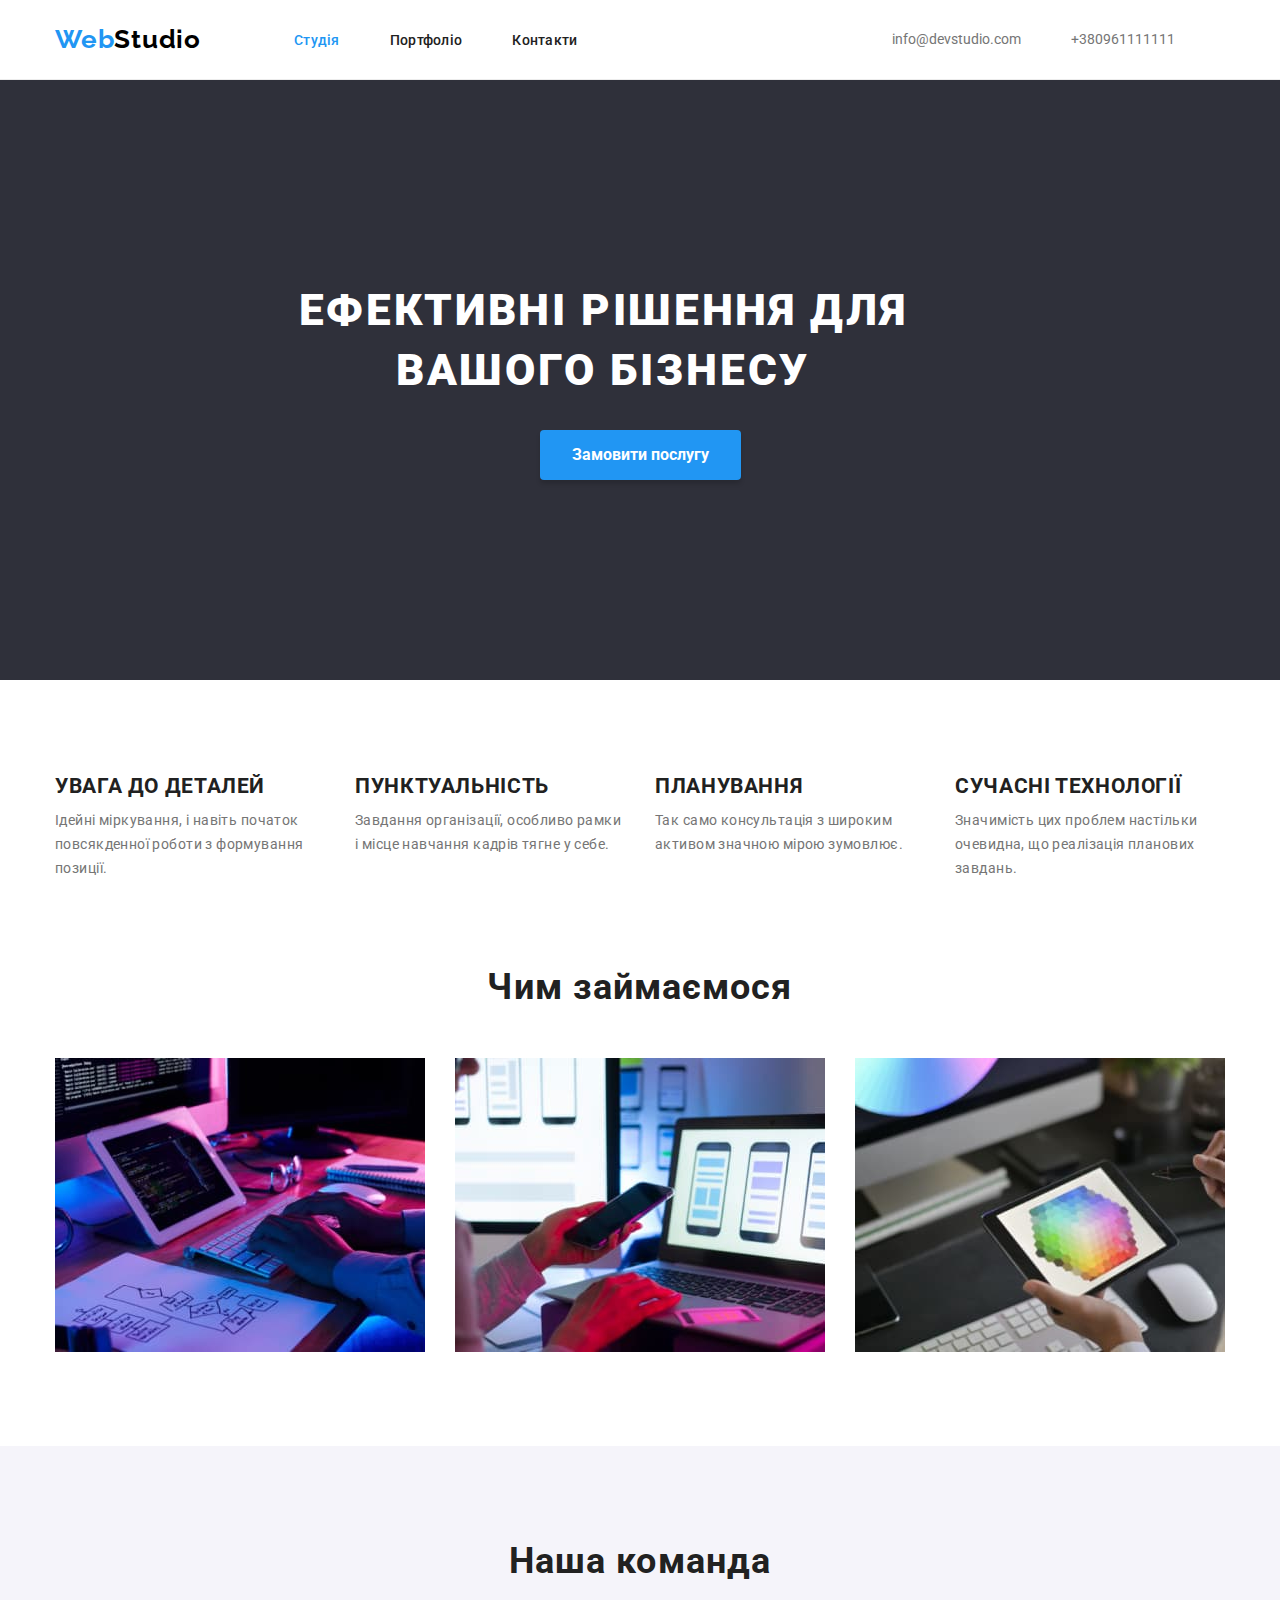
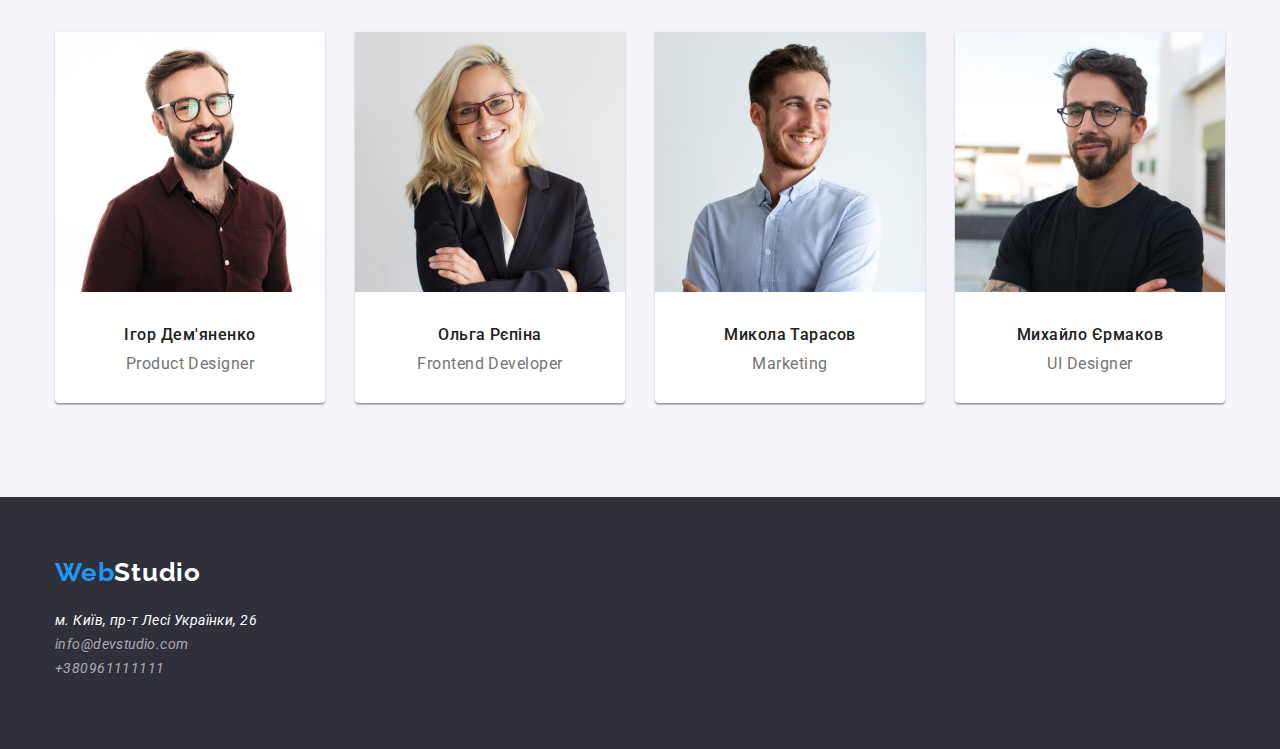
<file: index.html>
<!DOCTYPE html>
<html lang="uk">
  <head>
    <meta charset="UTF-8" />
    <meta http-equiv="X-UA-Compatible" content="IE=edge" />
    <meta name="viewport" content="width=device-width, initial-scale=1.0" />
    <title>Document</title>
    <link rel="preconnect" href="https://fonts.googleapis.com" />
    <link rel="preconnect" href="https://fonts.gstatic.com" crossorigin />
    <link
      href="https://fonts.googleapis.com/css2?family=Raleway:wght@700&family=Roboto:wght@400;500;700;900&display=swap"
      rel="stylesheet"
    />
    <link
      rel="stylesheet"
      href="https://cdnjs.cloudflare.com/ajax/libs/modern-normalize/1.1.0/modern-normalize.min.css"
    />

    <link rel="stylesheet" href="css/styles.css" />
  </head>
  <body class="body">
    <header class="line-header">
      <div class="container">
        <nav class="header-nav">
        
          <!-- logo-heder -->
        
          <a href=" https://bodia0210.github.io/goit-markup-hw-01/ " class="logo-heder">Web<span>Studio</span>
          </a>
        
          <ul class="site-nav">
            <li class="item"><a href="#" class="item-one">Студія</a></li>
            <li class="item"><a href="./portfolio.html" class="item">Портфоліо</a></li>
            <li class="item"><a href="#" class="item">Контакти</a></li>
        
          </ul>
        
          <ul class="contact-nav">
            <li class="item"><a href="mailto:info@devstudio.com " class="contacts">info@devstudio.com</a></li>
            <li class="item"><a href="tel:+380961111111" class="contacts">+380961111111</a></li>
          </ul>
        </nav>
      </div>
    </header>
    <main>
      <!--hero-->

      <section class="hero">
        <div class="container">
          <h1 class="hero-title">Ефективні рішення для вашого бізнесу</h1>
          <button type="button" class="hero-button">Замовити послугу</button>
        </div>
      </section>

      <!--features-->

      <section class="fetures">
        <div class="container">
          <ul class="fetures-menu">
            <li class="fetures-list">
              <h2 class="fetures-title">УВАГА ДО ДЕТАЛЕЙ</h2>
              <p class="fetures-text">
                Ідейні міркування, і навіть початок повсякденної роботи з
                формування позиції.
              </p>
            </li>
            <li class="fetures-list">
              <h2 class="fetures-title">ПУНКТУАЛЬНІСТЬ</h2>
              <p class="fetures-text">
                Завдання організації, особливо рамки і місце навчання кадрів
                тягне у себе.
              </p>
            </li>
            <li class="fetures-list">
              <h2 class="fetures-title">ПЛАНУВАННЯ</h2>
              <p class="fetures-text">
                Так само консультація з широким активом значною мірою зумовлює.
              </p>
            </li>
            <li class="fetures-list">
              <h2 class="fetures-title">СУЧАСНІ ТЕХНОЛОГІЇ</h2>
              <p class="fetures-text">
                Значимість цих проблем настільки очевидна, що реалізація
                планових завдань.
              </p>
            </li>
          </ul>
        </div>
      </section>

      <!--activity-->

      <section class="activity">
        <div class="container">
          <h2 class="activity-title">Чим займаємося</h2>
          <ul class="icones-title">
            <li class="activity-icons">
              <img src="images/box1.jpg" alt="printedcod" width="370" />
            </li>
            <li class="activity-icons">
              <img src="images/box2.jpg" alt="audit37" width="370" />
            </li>
            <li class="activity-icons">
              <img src="images/box3.jpg" alt="graphics design" width="370" />
            </li>
          </ul>
        </div>
      </section>

      <!--our team-->

      <section class="our-team">
        <div class="container">
          <h2 class="team">Наша команда</h2>
          <ul class="tem-menu">
            <li class="team-list">
              <img src="images/img11.jpg" alt="igor demianenko" width="270" />
              <h3 class="name">Ігор Дем'яненко</h3>
              <p class="position">Product Designer</p>
            </li>

            <li class="team-list">
              <img src="images/img12.jpg" alt="olga repina" width="270" />
              <h3 class="name">Ольга Рєпіна</h3>
              <p class="position">Frontend Developer</p>
            </li>

            <li class="team-list">
              <img src="images/img21.jpg" alt="mikola tarasov" width="270" />
              <h3 class="name">Микола Тарасов</h3>
              <p class="position">Marketing</p>
            </li>

            <li class="team-list">
              <img src="images/img31.jpg" alt="mihail_ermackov" width="270" />
              <h3 class="name">Михайло Єрмаков</h3>
              <p class="position">UI Designer</p>
            </li>
          </ul>
        </div>
      </section>
    </main>

    <footer class="line-footer">
      <div class="container">
        <a
          href=" https://bodia0210.github.io/goit-markup-hw-01"
          class="logo-footer"
          >Web<span>Studio</span></a
        >

        <address class="footer-adsress">
          <ul class="footer-nav">
            <li><p class="address">м. Київ, пр-т Лесі Українки, 26</p></li>
            <li>
              <a href="info@devstudio.com" class="footer-contacts">
                info@devstudio.com</a
              >
            </li>
            <li>
              <a href="tel:+380961111111" class="footer-contacts"
                >+380961111111</a
              >
            </li>
          </ul>
        </address>
      </div>
    </footer>
  </body>
</html>
</file>
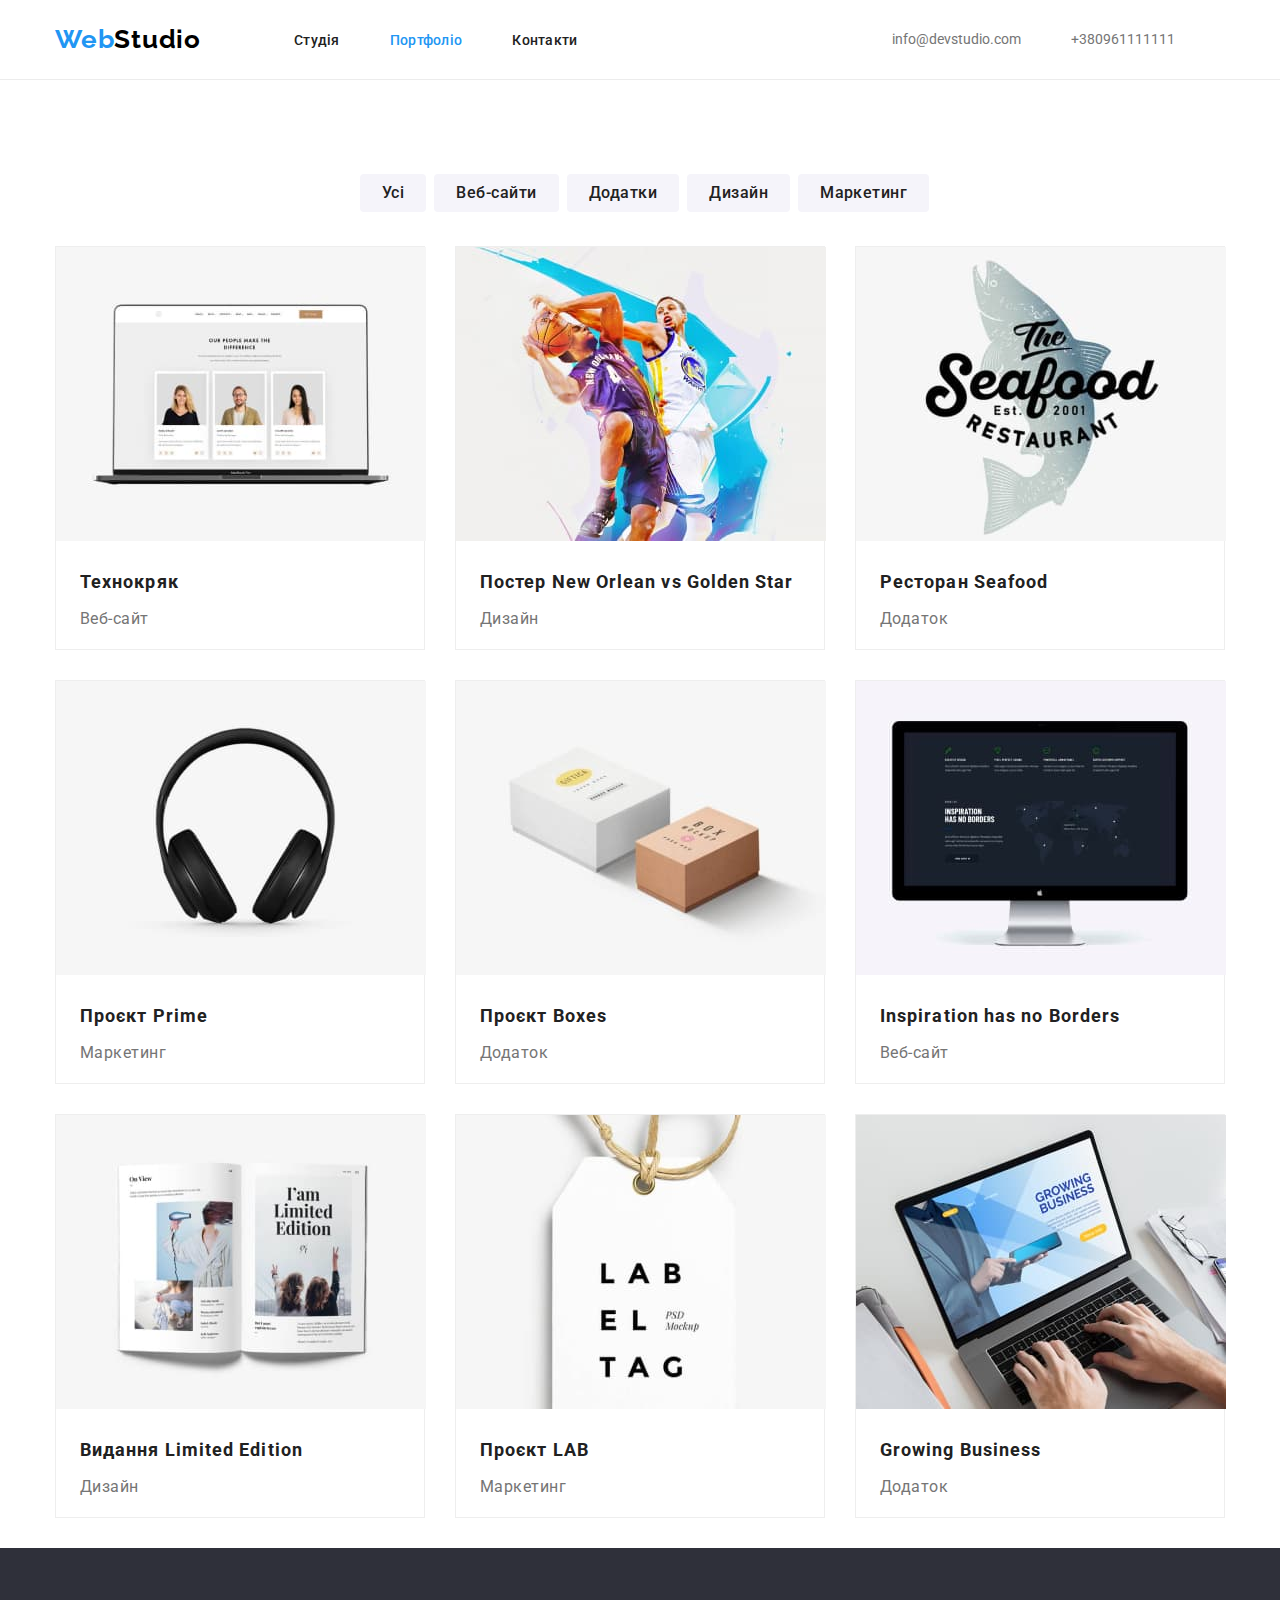
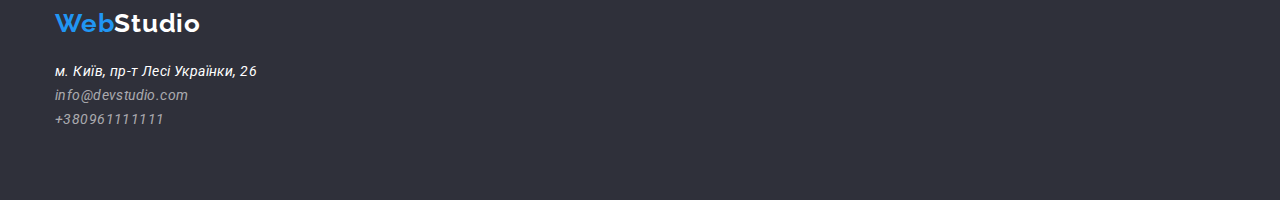
<file: portfolio.html>
<!DOCTYPE html>
<html lang="uk">
  <head>
    <meta charset="UTF-8" />
    <meta http-equiv="X-UA-Compatible" content="IE=edge" />
    <meta name="viewport" content="width=device-width, initial-scale=1.0" />
    <title>Document</title>
    <link rel="preconnect" href="https://fonts.googleapis.com" />
    <link rel="preconnect" href="https://fonts.gstatic.com" crossorigin />
    <link
      href="https://fonts.googleapis.com/css2?family=Raleway:wght@700&family=Roboto:wght@400;500;700;900&display=swap"
      rel="stylesheet"
    />
    <link rel="stylesheet" href="https://cdnjs.cloudflare.com/ajax/libs/modern-normalize/1.1.0/modern-normalize.min.css">
    <link rel="stylesheet" href="css/styles.css" />
  </head>
  <body class="body">
    <header class="line-header" >
    <div class="container">

      <!--navimenu-->

      <nav class="header-nav">

        <!-- logo-heder -->

        <a href="bodia0210.github.io/goit-markup-hw-03/" class="logo-heder">Web<span>Studio</span>
        </a>

        <ul class="site-nav">
          <li class="item"><a href="./index.html" class="item">Студія</a></li>
          <li class="item"><a href="./portfolio.html" class="item-one">Портфоліо</a></li>
          <li class="item"><a href="#" class="item">Контакти</a></li>
      
        </ul>
      
        <ul class="contact-nav">
          <li class="item"><a href="mailto:info@devstudio.com " class="contacts">info@devstudio.com</a></li>
          <li class="item"><a href="tel:+380961111111" class="contacts">+380961111111</a></li>
        </ul>
      </nav>
  </div>
    </header>
    <main>
      <!--hero-->

      <section class="filtr">
        <div class="container">
        <!--Button-->

        <h1 hidden>WebStudio</h1>

        <ul class="menu-button">
          <li><button type="button" class="filr-button">Усі</button></li>
          <li><button type="button" class="filr-button">Веб-сайти</button></li>
          <li><button type="button" class="filr-button">Додатки</button></li>
          <li><button type="button" class="filr-button">Дизайн</button></li>
          <li><button type="button" class="filr-button">Маркетинг</button></li>
        </ul>
      <!--Foto-->

      <ul class="filtr-icone">
        <li class="item-filtr">
          <a href="">
            <img src="images/portf1.jpg" alt="tehnokriak website" width="370" />
            <h2 class="projeck-name">Технокряк</h2>
            <p class="project-type">Веб-сайт</p>
          </a>
        </li>

<li class="item-filtr">
  <a href="">
    <img src="images/portf2.jpg" alt="tehnokriak website" width="370" />
    <h2 class="projeck-name">Постер New Orlean vs Golden Star</h2>
    <p class="project-type">Дизайн</p>
  </a>
</li>

        <li class="item-filtr">
          <a href="">
            <img src="images/portf3.jpg" alt="Restoran Seafood" width="370" />
            <h2 class="projeck-name">Ресторан Seafood</h2>
            <p class="project-type">Додаток</p>
          </a>
        </li>

        <li class="item-filtr">
          <a href="">
            <img src="images/portf4.jpg" alt="Projekt Prime" width="370" />
            <h2 class="projeck-name">Проєкт Prime</h2>
            <p class="project-type">Маркетинг</p>
          </a>
        </li>

        <li class="item-filtr">
          <a href="">
            <img src="images/portf5.jpg" alt="Projekt Boxes" width="370" />
            <h2 class="projeck-name">Проєкт Boxes</h2>
            <p class="project-type">Додаток</p>
          </a>
        </li>

        <li class="item-filtr">
          <a href="">
            <img
              src="images/portf6.jpg"
              alt="web site Inspiration has no Borders"
              width="370"
            />
            <h2 class="projeck-name">Inspiration has no Borders</h2>
            <p class="project-type">Веб-сайт</p>
          </a>
        </li>

<li class="item-filtr">
  <a href="">
    <img src="images/portf7.jpg" alt="tehnokriak website" width="370" />
    <h2 class="projeck-name">Видання Limited Edition</h2>
    <p class="project-type">Дизайн</p>
  </a>
</li>

        <li class="item-filtr">
          <a href="">
            <img src="images/portf8.jpg" alt="Projekt LAB" width="370" />
            <h2 class="projeck-name">Проєкт LAB</h2>
            <p class="project-type">Маркетинг</p>
          </a>
        </li>

        <li class="item-filtr">
          <a href="">
            <img src="images/portf9.jpg" alt="Growing Business" width="370" />
            <h2 class="projeck-name">Growing Business</h2>
            <p class="project-type">Додаток</p>
          </a>
        </li>
      </ul>
      </div>
    </main>

    <footer class="line-footer">
      <div class="container">
      <a
        href="bodia0210.github.io/goit-markup-hw-03/"
        class="logo-footer"
        >Web<span>Studio</span>
      </a>
      <address class="footer-adsress">
        <ul class="footer-nav">
        <li><p class="address">м. Київ, пр-т Лесі Українки, 26</p></li>
        <li><a href="info@devstudio.com" class="footer-contacts">
          info@devstudio.com</a> 
        </li>
        <li><a href="tel:+380961111111" class="footer-contacts">+380961111111</a>
        </li>
        </ul>
      </address>
    </div>
  </footer>
  </body>
</html>
</file>
<file: css/styles.css>
/* general styles */
:root {
  --main-color: #212121;
  --second-color: #757575;
  --background-color: #ffffff;
}

html {
  box-sizing: border-box;
}

*,
*::before,
*::after {
  box-sizing: inherit;
}

.body {
  font-family: "Roboto", sans-serif;
  font-size: 14px;
  background-color: var(--background-color);
}

a {
  text-decoration: none;
  }

a:hover,
a:focus {
  color: #2196f3;
}

ul {
  list-style: none;
}

h1,
h2,
h3,
h4,
h5,
h6,
p,
ul {
  margin-top: 0;
  margin-bottom: 0;
}
ul { padding-left: 0;}

.container {
  width: 1200px;
  padding-left: 15px;
  padding-right: 15px;
  margin-left: auto;
  margin-right: auto;

}

button {
  border: transparent;
}

.line-header {
  height: 80px;
      display: flex;
      align-items: center;
      justify-content: center;
    
    background-color: var(--background-color);
  border-bottom: 1px solid #ececec;
}

/* logo-heder */

.logo-heder {
  font-family: "Raleway";
  font-weight: 700;
  font-size: 26px;
  line-height: calc(31 / 26);
  letter-spacing: 0.03em;
  color: #2196f3;
}

.logo-heder > span {
  color: #000000;
}

/* navimenu */

.header-nav {
  display: flex;
  align-items: center;
}

.site-nav .item {
  color: #212121;
}
.item-one {color: #2196f3;}
.site-nav .item:hover,
.site-nav .item:focus{
color: #2196f3;
}

.site-nav {
  margin-left: 93px;
  display: flex;
  font-weight: 500;
  line-height: calc(16 / 14);
  letter-spacing: 0.02em;
}



.site-nav .item + .item {
  margin-left: 50px;
}

.site-nav .link {
  color: #2196f3;
}

.contact-nav {
  display: flex;
  margin-left: auto;
}

.contacts {
  color: var(--second-color);
  margin-right: 50px;
}
.contacts :last-child{ margin-right: 0;}
.contacts + .contacts {
  margin-left: 50px;
}

/* hero */

.hero {
  text-align: center;
  border: 1px solid #ECECEC
  text-align: center;
  background-color: #2f303a;
}

.hero .container {
  margin-top: 0;
}

.hero-title {
  margin-left: 200px;
  padding-top: 200px;
  width: 696px;
  font-weight: 900;
  font-size: 44px;
  line-height: calc(60 / 44);
  letter-spacing: 0.06em;
  text-transform: uppercase;
  color: #ffffff;
}

.hero-button {
  margin-top: 30px;
  margin-bottom: 200px;
  padding: 10px 32px;
  text-align: center;
  font-family: inherit;
  box-shadow: 0px 4px 4px rgba(0, 0, 0, 0.15);
  border-radius: 4px;
  cursor: pointer;
  font-weight: 700;
  font-size: 16px;
  line-height: calc(30 / 16);
  color: #ffffff;
  background-color: #2196f3;
}
/* fetures */

.fetures {
  margin-top: 94px;
}

.fetures-menu {
  display: flex;
  height: 98px;
  padding-left: 0;
}

.fetures-list {
  width: 270px;
  height: auto;
  margin-right: 30px;
}

.fetures-list:last-child {
  margin-right: 0;
}

.fetures-title {
  font-weight: 700;
  line-height: calc(16 / 14);
  letter-spacing: 0.03em;
  color: var(--main-color);
}

.fetures-text {
  margin-top: 10px;
  font-weight: 400;
  line-height: calc(24 / 14);
  letter-spacing: 0.03em;
  color: var(--second-color);
}

/* activity */

.activity {
  padding-top: 94px;
  padding-bottom: 94px;
}

.activity-title {
  padding-bottom: 50px;
  text-align: center;
  font-weight: 700;
  font-size: 36px;
  line-height: calc(42 / 36);
  letter-spacing: 0.03em;
  color: var(--main-color);
}

.icones-title {
  display: flex;
}

.activity-icons {
  width: 370px;
  height: 294px;
    margin-right: 30px;
}
.activity-icons:last-child {
  margin-right: 0;
}

/* our team */

.our-team {
  padding-top: 94px;
  padding-bottom: 94px;
  text-align: center;
  background-color: #F5F4FA;;
}

.team {
  padding-bottom: 50px;
  font-weight: 700;
  font-size: 36px;
  line-height: calc(42 / 36);
  letter-spacing: 0.03em;
  color: var(--main-color);
}

.tem-menu {
  display: flex;
  padding-left: 0;
  width: 1170px;
}

.team-list {
  margin-right: 30px;
  box-shadow: 0px 1px 3px rgba(0, 0, 0, 0.12), 0px 1px 1px rgba(0, 0, 0, 0.14),
    0px 2px 1px rgba(0, 0, 0, 0.2);
  border-radius: 0px 0px 4px 4px;
  background: #ffffff;
}

.team-list:last-child {
  margin-right: 0;
}
.name {
  margin-top: 30px;
  font-weight: 500;
  font-size: 16px;
  line-height: calc(19 / 16);
  letter-spacing: 0.03em;
  color: var(--main-color);
}

.position {
  margin-top: 10px;
  padding-bottom: 30px;
  font-weight: 400;
  font-size: 16px;
  line-height: calc(19 / 16);
  letter-spacing: 0.03em;
  color: var(--second-color);
}

/* footer */

.line-footer {
  height: 252px;
  background-color: #2f303a;
}

.line-footer .container {
  margin-top: 0;
  margin-bottom: 0;
}

.logo-footer {
  display: flex;
  padding-top: 60px;
  font-family: "Raleway";
  font-style: normal;
  font-weight: 700;
  font-size: 26px;
  line-height: calc(31 / 26);
  letter-spacing: 0.03em;
  color: #2196f3;
}

.logo-footer > span {
  color: #ffffff;
}

.footer-adsress {
  margin-top: 20px;
  font-weight: 400;
  line-height: calc(24 / 14);
  letter-spacing: 0.03em;
  color: #ffffff;
}

.footer-nav {
  padding-left: 0;
}

.footer-contacts {
  font-weight: 400;
  line-height: calc(24 / 14);
  letter-spacing: 0.03em;
  color: rgba(255, 255, 255, 0.6);
}

/* portfolio page */

.menu-button {
  margin-bottom: 34px;
  margin-top: 94px;
  margin-left: 297px;
  display: flex;
}

.filr-button {
  display: inline-block;
  padding: 6px 22px;
  border-radius: 4px;
  margin-left: 8px;
  cursor: pointer;
  font-weight: 500;
  font-size: 16px;
  line-height: calc(26 / 16);
  letter-spacing: 0.03em;
  color: var(--main-color);
  background-color: #f5f4fa;
}
.filr-button:hover,
.filr-button:focus {
  background-color: #2196f3;
  color: #ffffff;
}

.filtr-icone {
  display: flex;
  flex-wrap: wrap;
  padding-left: 0;
  width: 1170px;
}

.item-filtr {
  width: 370px;
  height: 404px;
  margin-bottom: 30px;
  margin-right: 30px;
  background-color: #ffffff;
  box-sizing: border-box;
  border: 1px solid #eeeeee;
}

.item-filtr:nth-child(3n) {
  margin-right: 0;
}

.projeck-name {
  margin-top: 20px;
  margin-left: 24px;
  font-weight: 700;
  font-size: 18px;
  line-height: calc(36 / 18);
  letter-spacing: 0.06em;
  color: var(--main-color);
}

.project-type {
  margin-top: 4px;
  margin-left: 24px;
  font-weight: 400;
  font-size: 16px;
  line-height: calc(30 / 16);
  letter-spacing: 0.03em;
  color: var(--second-color);
}
</file>
